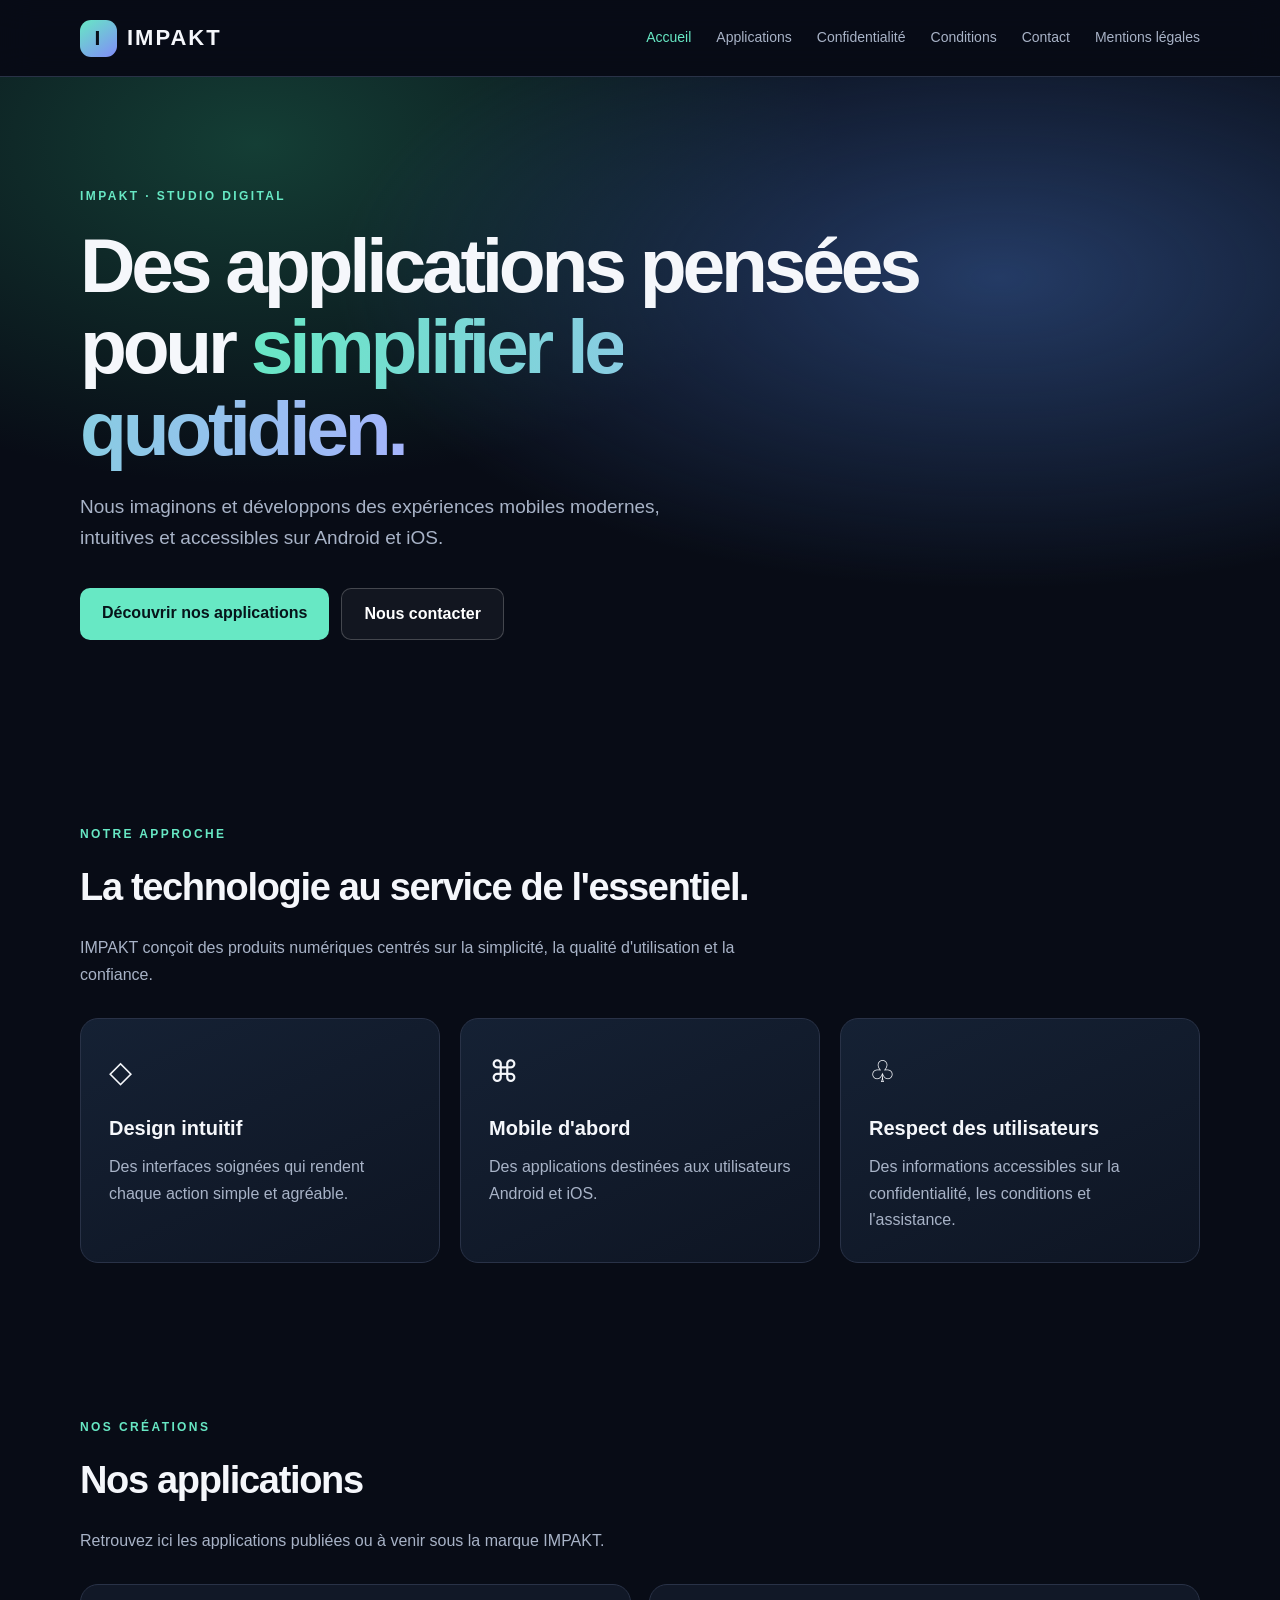
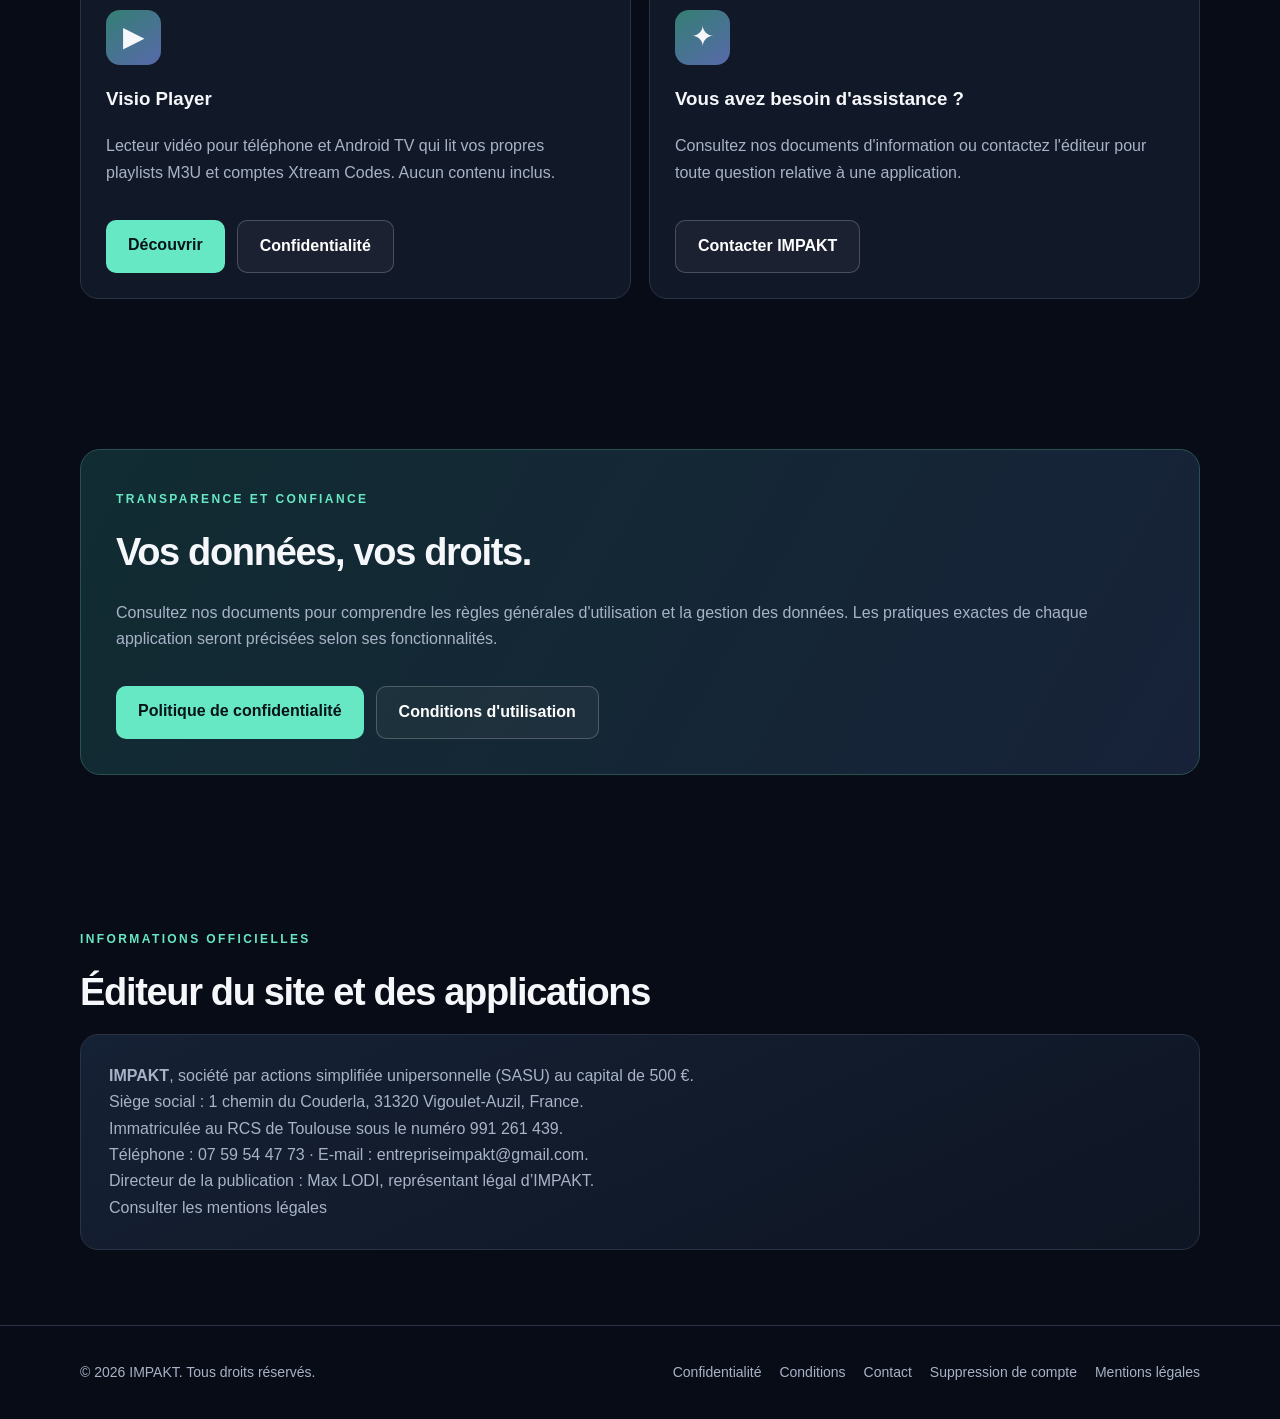
<file: index.html>
<!DOCTYPE html>
<html lang="fr"><head><meta charset="utf-8"/><meta content="width=device-width,initial-scale=1" name="viewport"/><meta content="IMPAKT développe et édite des applications mobiles pour Android et iOS. Découvrez nos applications et informations légales." name="description"/><title>IMPAKT — Studio d'applications mobiles</title><link href="style.css" rel="stylesheet"/></head><body>
<header class="nav"><div class="container nav-inner"><a class="brand" href="index.html"><span class="brand-mark">I</span>IMPAKT</a><nav aria-label="Navigation principale" class="links"><a class="active" href="index.html">Accueil</a><a href="index.html#applications">Applications</a><a href="confidentialite.html">Confidentialité</a><a href="conditions.html">Conditions</a><a href="contact.html">Contact</a><a href="mentions-legales.html">Mentions légales</a></nav></div></header>
<main><section class="hero"><div class="container"><div class="eyebrow">IMPAKT · Studio digital</div><h1>Des applications pensées pour <span class="gradient">simplifier le quotidien.</span></h1><p>Nous imaginons et développons des expériences mobiles modernes, intuitives et accessibles sur Android et iOS.</p><div class="buttons"><a class="btn" href="#applications">Découvrir nos applications</a><a class="btn secondary" href="contact.html">Nous contacter</a></div></div></section>
<section class="section"><div class="container"><span class="eyebrow">Notre approche</span><h2>La technologie au service de l'essentiel.</h2><p class="lead">IMPAKT conçoit des produits numériques centrés sur la simplicité, la qualité d'utilisation et la confiance.</p><div class="grid"><article class="card"><span class="symbol">◇</span><h3>Design intuitif</h3><p>Des interfaces soignées qui rendent chaque action simple et agréable.</p></article><article class="card"><span class="symbol">⌘</span><h3>Mobile d'abord</h3><p>Des applications destinées aux utilisateurs Android et iOS.</p></article><article class="card"><span class="symbol">♧</span><h3>Respect des utilisateurs</h3><p>Des informations accessibles sur la confidentialité, les conditions et l'assistance.</p></article></div></div></section>
<section class="section" id="applications"><div class="container"><span class="eyebrow">Nos créations</span><h2>Nos applications</h2><p class="lead">Retrouvez ici les applications publiées ou à venir sous la marque IMPAKT.</p><div class="app-list"><article class="app"><div class="icon-app">▶</div><h3>Visio Player</h3><p>Lecteur vidéo pour téléphone et Android TV qui lit vos propres playlists M3U et comptes Xtream Codes. Aucun contenu inclus.</p><div class="buttons"><a class="btn" href="visio-player.html">Découvrir</a><a class="btn secondary" href="visio-player-confidentialite.html">Confidentialité</a></div></article><article class="app"><div class="icon-app">✦</div><h3>Vous avez besoin d'assistance ?</h3><p>Consultez nos documents d'information ou contactez l'éditeur pour toute question relative à une application.</p><div class="buttons"><a class="btn secondary" href="contact.html">Contacter IMPAKT</a></div></article></div></div></section>
<section class="section"><div class="container"><div class="panel"><span class="eyebrow">Transparence et confiance</span><h2>Vos données, vos droits.</h2><p>Consultez nos documents pour comprendre les règles générales d'utilisation et la gestion des données. Les pratiques exactes de chaque application seront précisées selon ses fonctionnalités.</p><div class="buttons"><a class="btn" href="confidentialite.html">Politique de confidentialité</a><a class="btn secondary" href="conditions.html">Conditions d'utilisation</a></div></div></div></section><section class="section"><div class="container"><span class="eyebrow">Informations officielles</span><h2>Éditeur du site et des applications</h2><div class="card"><p><strong>IMPAKT</strong>, société par actions simplifiée unipersonnelle (SASU) au capital de 500 €.<br/>Siège social : 1 chemin du Couderla, 31320 Vigoulet-Auzil, France.<br/>Immatriculée au RCS de Toulouse sous le numéro 991 261 439.<br/>Téléphone : <a href="tel:+33759544773">07 59 54 47 73</a> · E-mail : <a href="mailto:entrepriseimpakt@gmail.com">entrepriseimpakt@gmail.com</a>.<br/>Directeur de la publication : Max LODI, représentant légal d’IMPAKT.</p><p><a href="mentions-legales.html">Consulter les mentions légales</a></p></div></div></section></main>
<footer class="footer"><div class="container footer-inner"><span>© <span id="year">2026</span> IMPAKT. Tous droits réservés.</span><div class="footer-links"><a href="confidentialite.html">Confidentialité</a><a href="conditions.html">Conditions</a><a href="contact.html">Contact</a><a href="suppression-compte.html">Suppression de compte</a><a href="mentions-legales.html">Mentions légales</a></div></div></footer><script>document.getElementById('year').textContent=new Date().getFullYear()</script></body></html>
</file>
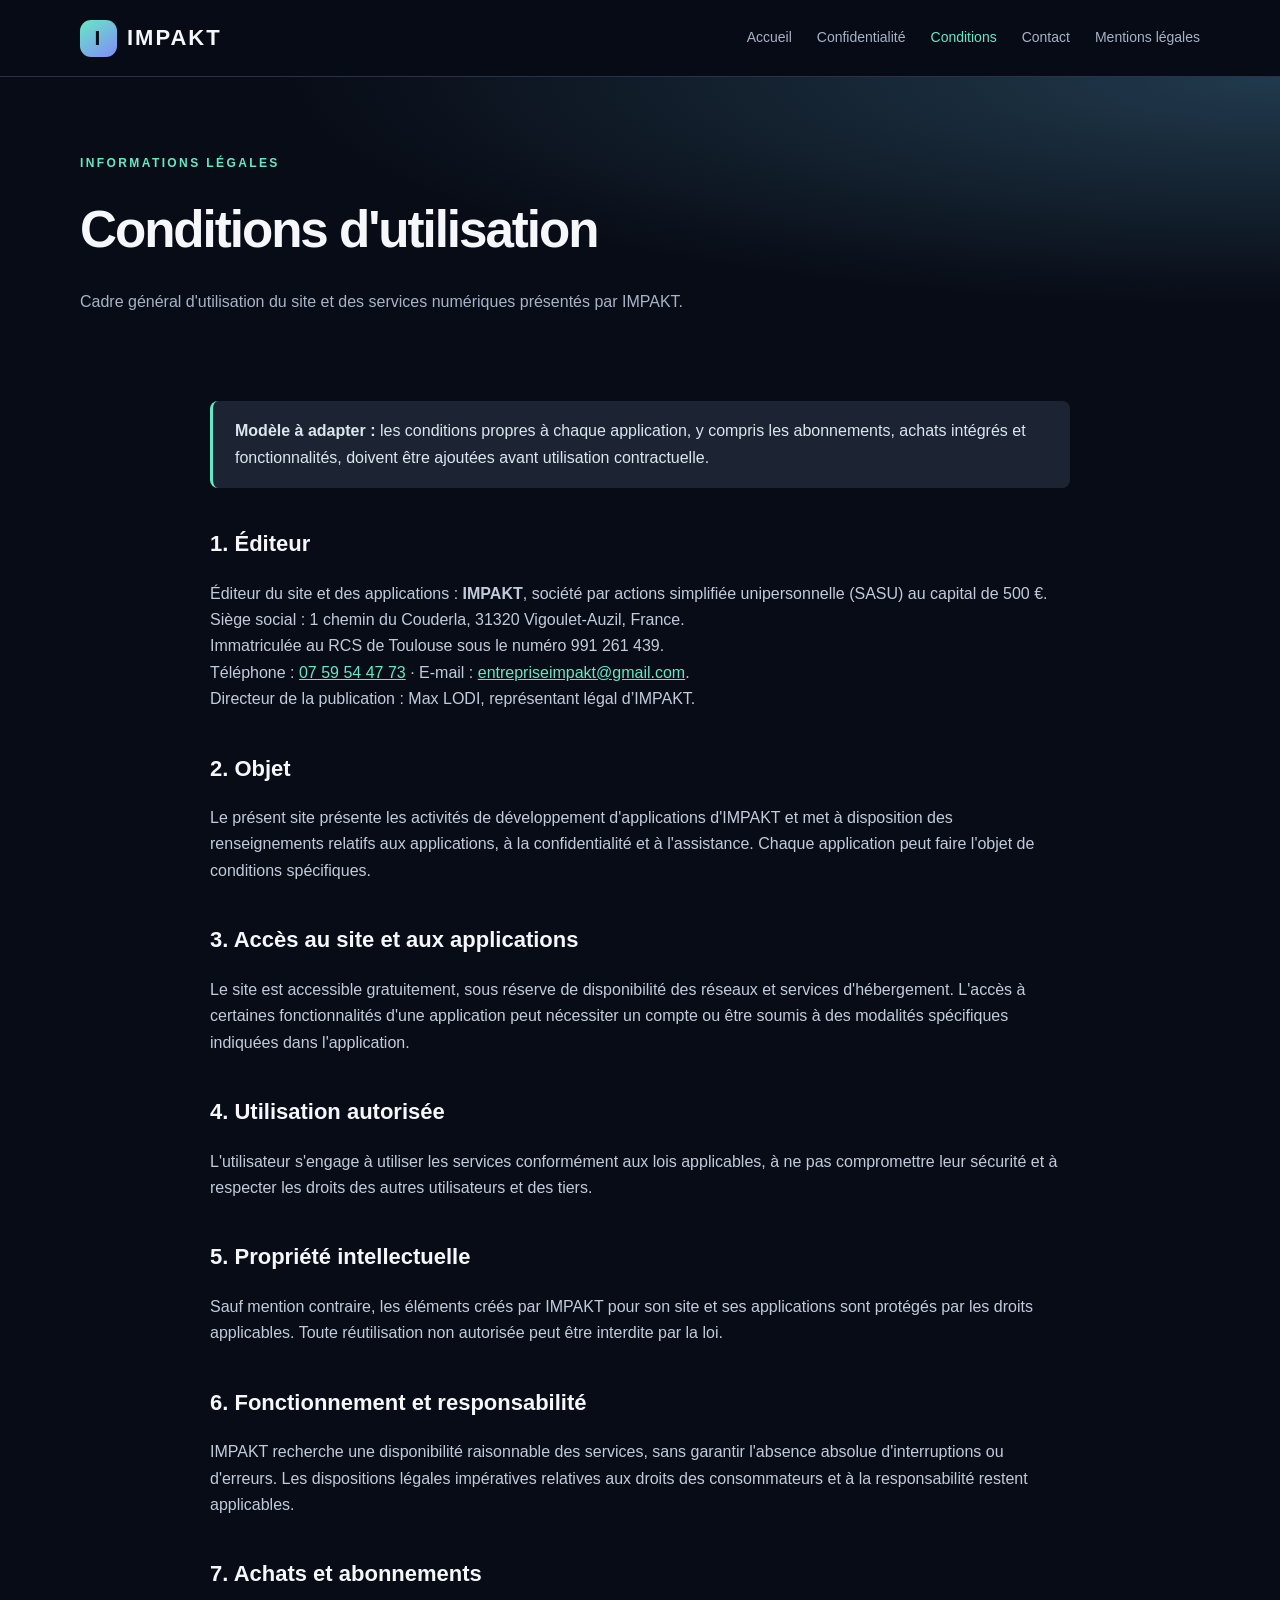
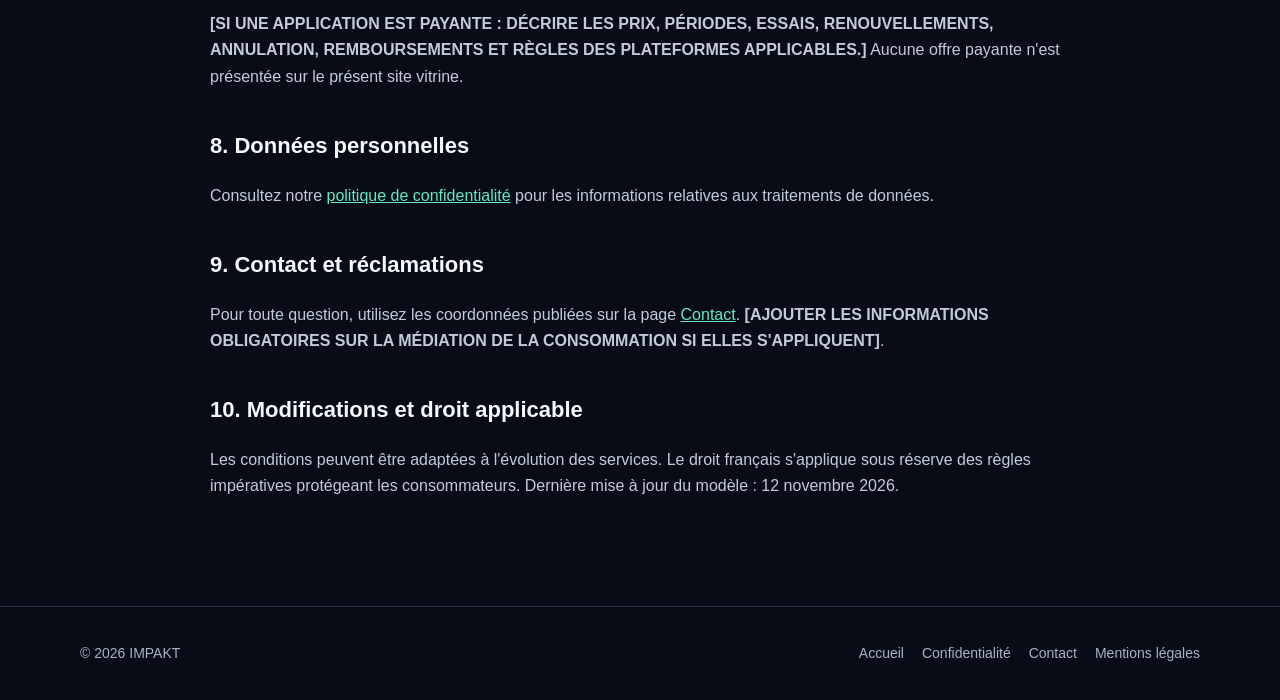
<file: conditions.html>
<!DOCTYPE html>
<html lang="fr"><head><meta charset="utf-8"/><meta content="width=device-width,initial-scale=1" name="viewport"/><title>Conditions d'utilisation — IMPAKT</title><link href="style.css" rel="stylesheet"/></head><body><header class="nav"><div class="container nav-inner"><a class="brand" href="index.html"><span class="brand-mark">I</span>IMPAKT</a><nav class="links"><a href="index.html">Accueil</a><a href="confidentialite.html">Confidentialité</a><a class="active" href="conditions.html">Conditions</a><a href="contact.html">Contact</a><a href="mentions-legales.html">Mentions légales</a></nav></div></header><main><section class="page-header"><div class="container"><span class="eyebrow">Informations légales</span><h1>Conditions d'utilisation</h1><p>Cadre général d'utilisation du site et des services numériques présentés par IMPAKT.</p></div></section><div class="container"><article class="article"><div class="notice"><strong>Modèle à adapter :</strong> les conditions propres à chaque application, y compris les abonnements, achats intégrés et fonctionnalités, doivent être ajoutées avant utilisation contractuelle.</div><h2>1. Éditeur</h2><p>Éditeur du site et des applications : <strong>IMPAKT</strong>, société par actions simplifiée unipersonnelle (SASU) au capital de 500 €.<br/>Siège social : 1 chemin du Couderla, 31320 Vigoulet-Auzil, France.<br/>Immatriculée au RCS de Toulouse sous le numéro 991 261 439.<br/>Téléphone : <a href="tel:+33759544773">07 59 54 47 73</a> · E-mail : <a href="mailto:entrepriseimpakt@gmail.com">entrepriseimpakt@gmail.com</a>.<br/>Directeur de la publication : Max LODI, représentant légal d’IMPAKT.</p><h2>2. Objet</h2><p>Le présent site présente les activités de développement d'applications d'IMPAKT et met à disposition des renseignements relatifs aux applications, à la confidentialité et à l'assistance. Chaque application peut faire l'objet de conditions spécifiques.</p><h2>3. Accès au site et aux applications</h2><p>Le site est accessible gratuitement, sous réserve de disponibilité des réseaux et services d'hébergement. L'accès à certaines fonctionnalités d'une application peut nécessiter un compte ou être soumis à des modalités spécifiques indiquées dans l'application.</p><h2>4. Utilisation autorisée</h2><p>L'utilisateur s'engage à utiliser les services conformément aux lois applicables, à ne pas compromettre leur sécurité et à respecter les droits des autres utilisateurs et des tiers.</p><h2>5. Propriété intellectuelle</h2><p>Sauf mention contraire, les éléments créés par IMPAKT pour son site et ses applications sont protégés par les droits applicables. Toute réutilisation non autorisée peut être interdite par la loi.</p><h2>6. Fonctionnement et responsabilité</h2><p>IMPAKT recherche une disponibilité raisonnable des services, sans garantir l'absence absolue d'interruptions ou d'erreurs. Les dispositions légales impératives relatives aux droits des consommateurs et à la responsabilité restent applicables.</p><h2>7. Achats et abonnements</h2><p><strong>[SI UNE APPLICATION EST PAYANTE : DÉCRIRE LES PRIX, PÉRIODES, ESSAIS, RENOUVELLEMENTS, ANNULATION, REMBOURSEMENTS ET RÈGLES DES PLATEFORMES APPLICABLES.]</strong> Aucune offre payante n'est présentée sur le présent site vitrine.</p><h2>8. Données personnelles</h2><p>Consultez notre <a href="confidentialite.html">politique de confidentialité</a> pour les informations relatives aux traitements de données.</p><h2>9. Contact et réclamations</h2><p>Pour toute question, utilisez les coordonnées publiées sur la page <a href="contact.html">Contact</a>. <strong>[AJOUTER LES INFORMATIONS OBLIGATOIRES SUR LA MÉDIATION DE LA CONSOMMATION SI ELLES S'APPLIQUENT]</strong>.</p><h2>10. Modifications et droit applicable</h2><p>Les conditions peuvent être adaptées à l'évolution des services. Le droit français s'applique sous réserve des règles impératives protégeant les consommateurs. Dernière mise à jour du modèle : 12 novembre 2026.</p></article></div></main><footer class="footer"><div class="container footer-inner">© 2026 IMPAKT<div class="footer-links"><a href="index.html">Accueil</a><a href="confidentialite.html">Confidentialité</a><a href="contact.html">Contact</a><a href="mentions-legales.html">Mentions légales</a></div></div></footer></body></html>
</file>
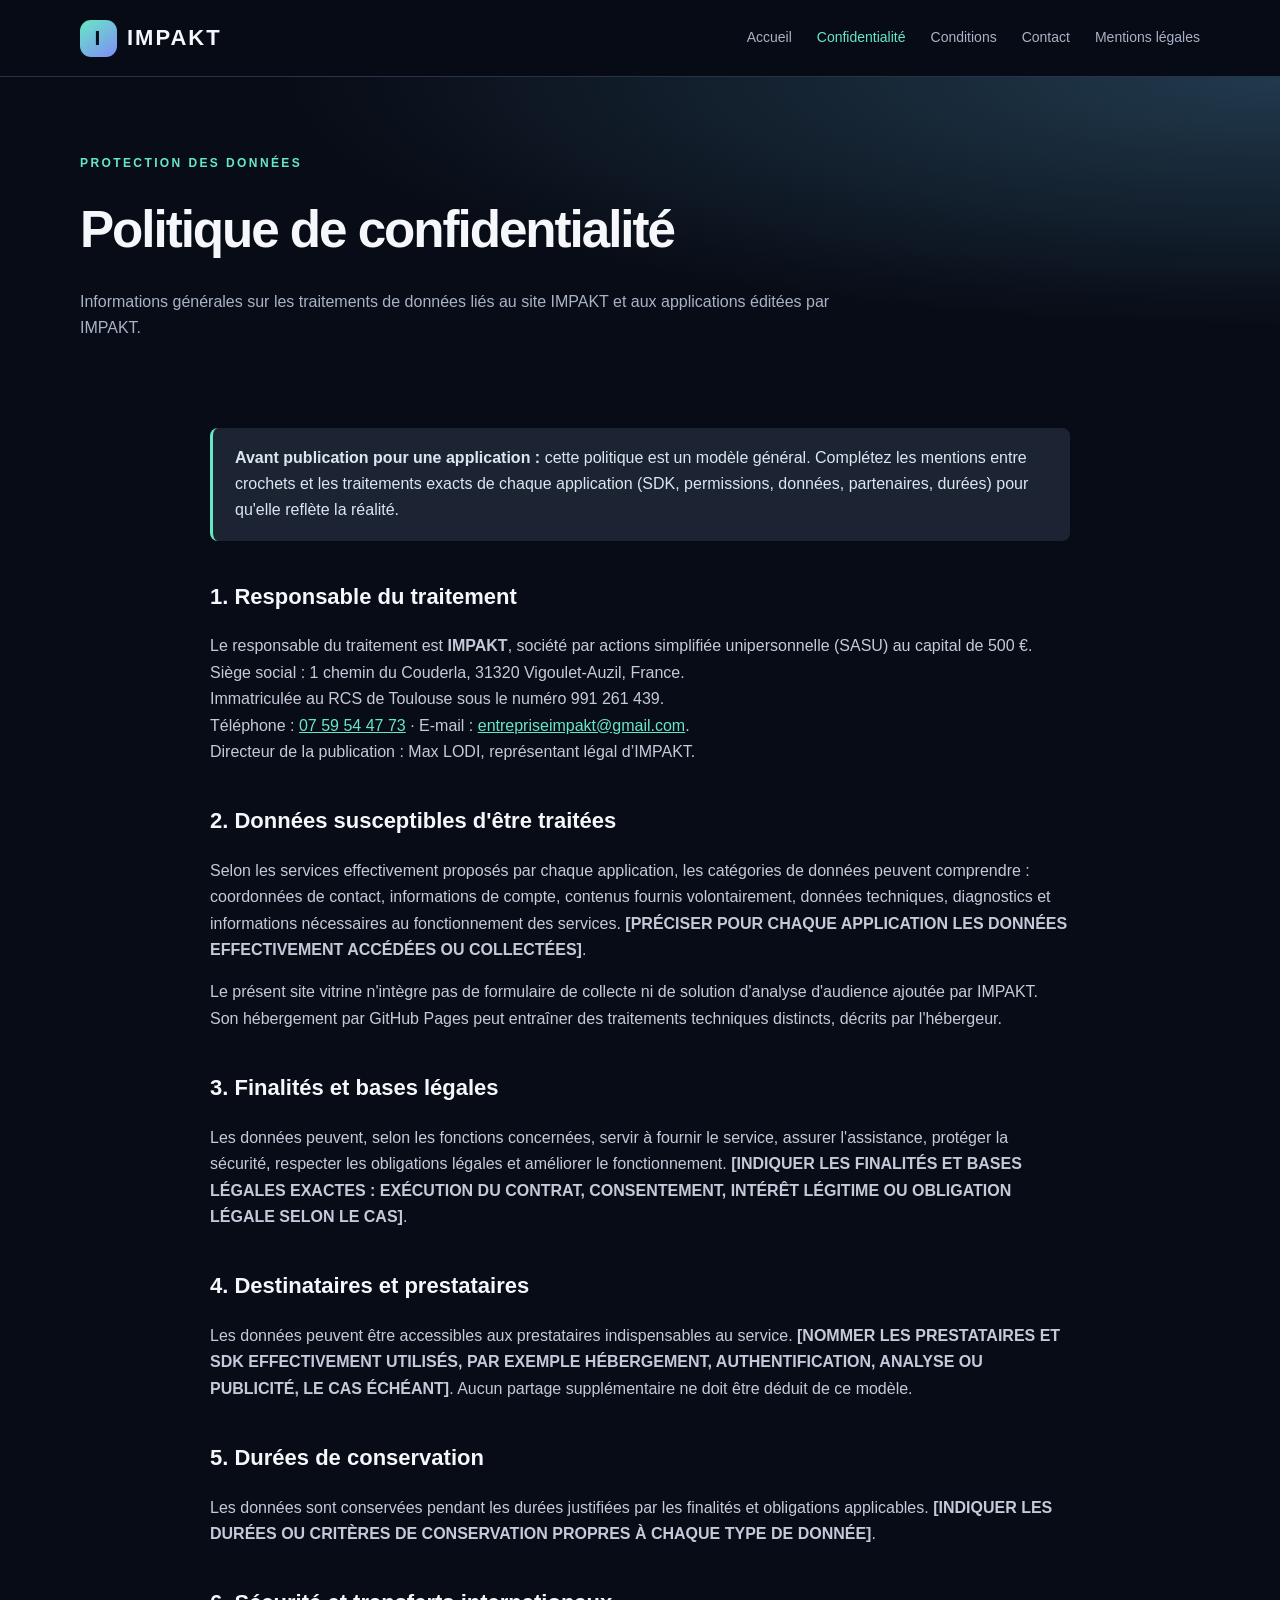
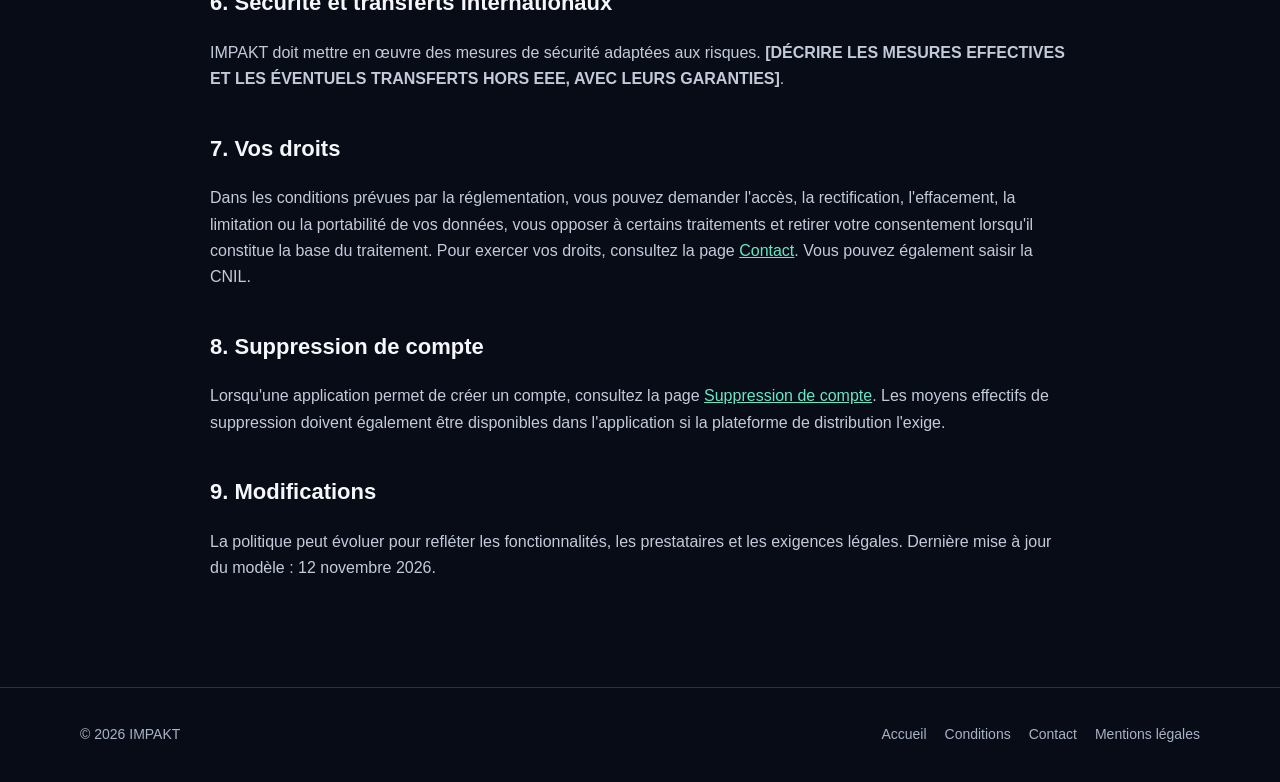
<file: confidentialite.html>
<!DOCTYPE html>
<html lang="fr"><head><meta charset="utf-8"/><meta content="width=device-width,initial-scale=1" name="viewport"/><title>Politique de confidentialité — IMPAKT</title><link href="style.css" rel="stylesheet"/></head><body><header class="nav"><div class="container nav-inner"><a class="brand" href="index.html"><span class="brand-mark">I</span>IMPAKT</a><nav class="links"><a href="index.html">Accueil</a><a class="active" href="confidentialite.html">Confidentialité</a><a href="conditions.html">Conditions</a><a href="contact.html">Contact</a><a href="mentions-legales.html">Mentions légales</a></nav></div></header><main><section class="page-header"><div class="container"><span class="eyebrow">Protection des données</span><h1>Politique de confidentialité</h1><p>Informations générales sur les traitements de données liés au site IMPAKT et aux applications éditées par IMPAKT.</p></div></section><div class="container"><article class="article"><div class="notice"><strong>Avant publication pour une application :</strong> cette politique est un modèle général. Complétez les mentions entre crochets et les traitements exacts de chaque application (SDK, permissions, données, partenaires, durées) pour qu'elle reflète la réalité.</div><h2>1. Responsable du traitement</h2><p>Le responsable du traitement est <strong>IMPAKT</strong>, société par actions simplifiée unipersonnelle (SASU) au capital de 500 €.<br/>Siège social : 1 chemin du Couderla, 31320 Vigoulet-Auzil, France.<br/>Immatriculée au RCS de Toulouse sous le numéro 991 261 439.<br/>Téléphone : <a href="tel:+33759544773">07 59 54 47 73</a> · E-mail : <a href="mailto:entrepriseimpakt@gmail.com">entrepriseimpakt@gmail.com</a>.<br/>Directeur de la publication : Max LODI, représentant légal d’IMPAKT.</p><h2>2. Données susceptibles d'être traitées</h2><p>Selon les services effectivement proposés par chaque application, les catégories de données peuvent comprendre : coordonnées de contact, informations de compte, contenus fournis volontairement, données techniques, diagnostics et informations nécessaires au fonctionnement des services. <strong>[PRÉCISER POUR CHAQUE APPLICATION LES DONNÉES EFFECTIVEMENT ACCÉDÉES OU COLLECTÉES]</strong>.</p><p>Le présent site vitrine n'intègre pas de formulaire de collecte ni de solution d'analyse d'audience ajoutée par IMPAKT. Son hébergement par GitHub Pages peut entraîner des traitements techniques distincts, décrits par l'hébergeur.</p><h2>3. Finalités et bases légales</h2><p>Les données peuvent, selon les fonctions concernées, servir à fournir le service, assurer l'assistance, protéger la sécurité, respecter les obligations légales et améliorer le fonctionnement. <strong>[INDIQUER LES FINALITÉS ET BASES LÉGALES EXACTES : EXÉCUTION DU CONTRAT, CONSENTEMENT, INTÉRÊT LÉGITIME OU OBLIGATION LÉGALE SELON LE CAS]</strong>.</p><h2>4. Destinataires et prestataires</h2><p>Les données peuvent être accessibles aux prestataires indispensables au service. <strong>[NOMMER LES PRESTATAIRES ET SDK EFFECTIVEMENT UTILISÉS, PAR EXEMPLE HÉBERGEMENT, AUTHENTIFICATION, ANALYSE OU PUBLICITÉ, LE CAS ÉCHÉANT]</strong>. Aucun partage supplémentaire ne doit être déduit de ce modèle.</p><h2>5. Durées de conservation</h2><p>Les données sont conservées pendant les durées justifiées par les finalités et obligations applicables. <strong>[INDIQUER LES DURÉES OU CRITÈRES DE CONSERVATION PROPRES À CHAQUE TYPE DE DONNÉE]</strong>.</p><h2>6. Sécurité et transferts internationaux</h2><p>IMPAKT doit mettre en œuvre des mesures de sécurité adaptées aux risques. <strong>[DÉCRIRE LES MESURES EFFECTIVES ET LES ÉVENTUELS TRANSFERTS HORS EEE, AVEC LEURS GARANTIES]</strong>.</p><h2>7. Vos droits</h2><p>Dans les conditions prévues par la réglementation, vous pouvez demander l'accès, la rectification, l'effacement, la limitation ou la portabilité de vos données, vous opposer à certains traitements et retirer votre consentement lorsqu'il constitue la base du traitement. Pour exercer vos droits, consultez la page <a href="contact.html">Contact</a>. Vous pouvez également saisir la CNIL.</p><h2>8. Suppression de compte</h2><p>Lorsqu'une application permet de créer un compte, consultez la page <a href="suppression-compte.html">Suppression de compte</a>. Les moyens effectifs de suppression doivent également être disponibles dans l'application si la plateforme de distribution l'exige.</p><h2>9. Modifications</h2><p>La politique peut évoluer pour refléter les fonctionnalités, les prestataires et les exigences légales. Dernière mise à jour du modèle : 12 novembre 2026.</p></article></div></main><footer class="footer"><div class="container footer-inner">© 2026 IMPAKT<div class="footer-links"><a href="index.html">Accueil</a><a href="conditions.html">Conditions</a><a href="contact.html">Contact</a><a href="mentions-legales.html">Mentions légales</a></div></div></footer></body></html>
</file>
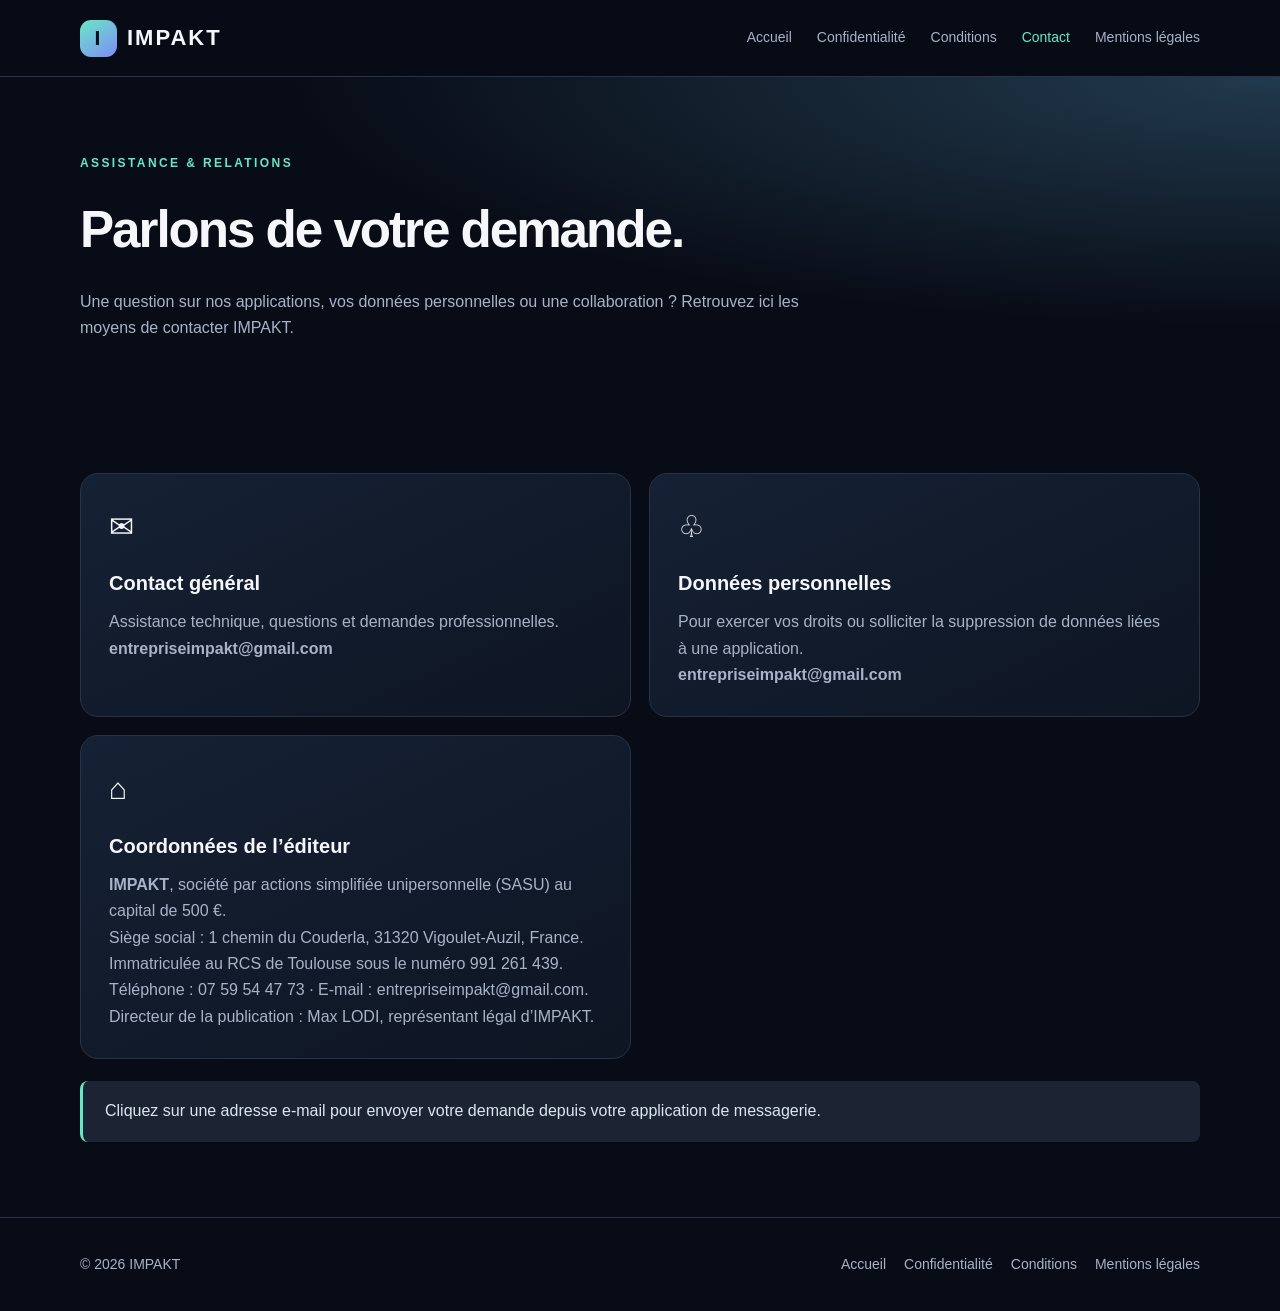
<file: contact.html>
<!DOCTYPE html>
<html lang="fr"><head><meta charset="utf-8"/><meta content="width=device-width,initial-scale=1" name="viewport"/><title>Contact et assistance — IMPAKT</title><link href="style.css" rel="stylesheet"/></head><body><header class="nav"><div class="container nav-inner"><a class="brand" href="index.html"><span class="brand-mark">I</span>IMPAKT</a><nav class="links"><a href="index.html">Accueil</a><a href="confidentialite.html">Confidentialité</a><a href="conditions.html">Conditions</a><a class="active" href="contact.html">Contact</a><a href="mentions-legales.html">Mentions légales</a></nav></div></header><main><section class="page-header"><div class="container"><span class="eyebrow">Assistance &amp; relations</span><h1>Parlons de votre demande.</h1><p>Une question sur nos applications, vos données personnelles ou une collaboration ? Retrouvez ici les moyens de contacter IMPAKT.</p></div></section><section class="section"><div class="container"><div class="contact-cards"><article class="card"><div class="symbol">✉</div><h3>Contact général</h3><p>Assistance technique, questions et demandes professionnelles.</p><p><strong><a href="mailto:entrepriseimpakt@gmail.com">entrepriseimpakt@gmail.com</a></strong></p></article><article class="card"><div class="symbol">♧</div><h3>Données personnelles</h3><p>Pour exercer vos droits ou solliciter la suppression de données liées à une application.</p><p><strong><a href="mailto:entrepriseimpakt@gmail.com">entrepriseimpakt@gmail.com</a></strong></p></article><article class="card"><div class="symbol">⌂</div><h3>Coordonnées de l’éditeur</h3><p><strong>IMPAKT</strong>, société par actions simplifiée unipersonnelle (SASU) au capital de 500 €.<br/>Siège social : 1 chemin du Couderla, 31320 Vigoulet-Auzil, France.<br/>Immatriculée au RCS de Toulouse sous le numéro 991 261 439.<br/>Téléphone : <a href="tel:+33759544773">07 59 54 47 73</a> · E-mail : <a href="mailto:entrepriseimpakt@gmail.com">entrepriseimpakt@gmail.com</a>.<br/>Directeur de la publication : Max LODI, représentant légal d’IMPAKT.</p></article></div><div class="notice" style="margin-top:22px">Cliquez sur une adresse e-mail pour envoyer votre demande depuis votre application de messagerie.</div></div></section></main><footer class="footer"><div class="container footer-inner">© 2026 IMPAKT<div class="footer-links"><a href="index.html">Accueil</a><a href="confidentialite.html">Confidentialité</a><a href="conditions.html">Conditions</a><a href="mentions-legales.html">Mentions légales</a></div></div></footer></body></html>
</file>
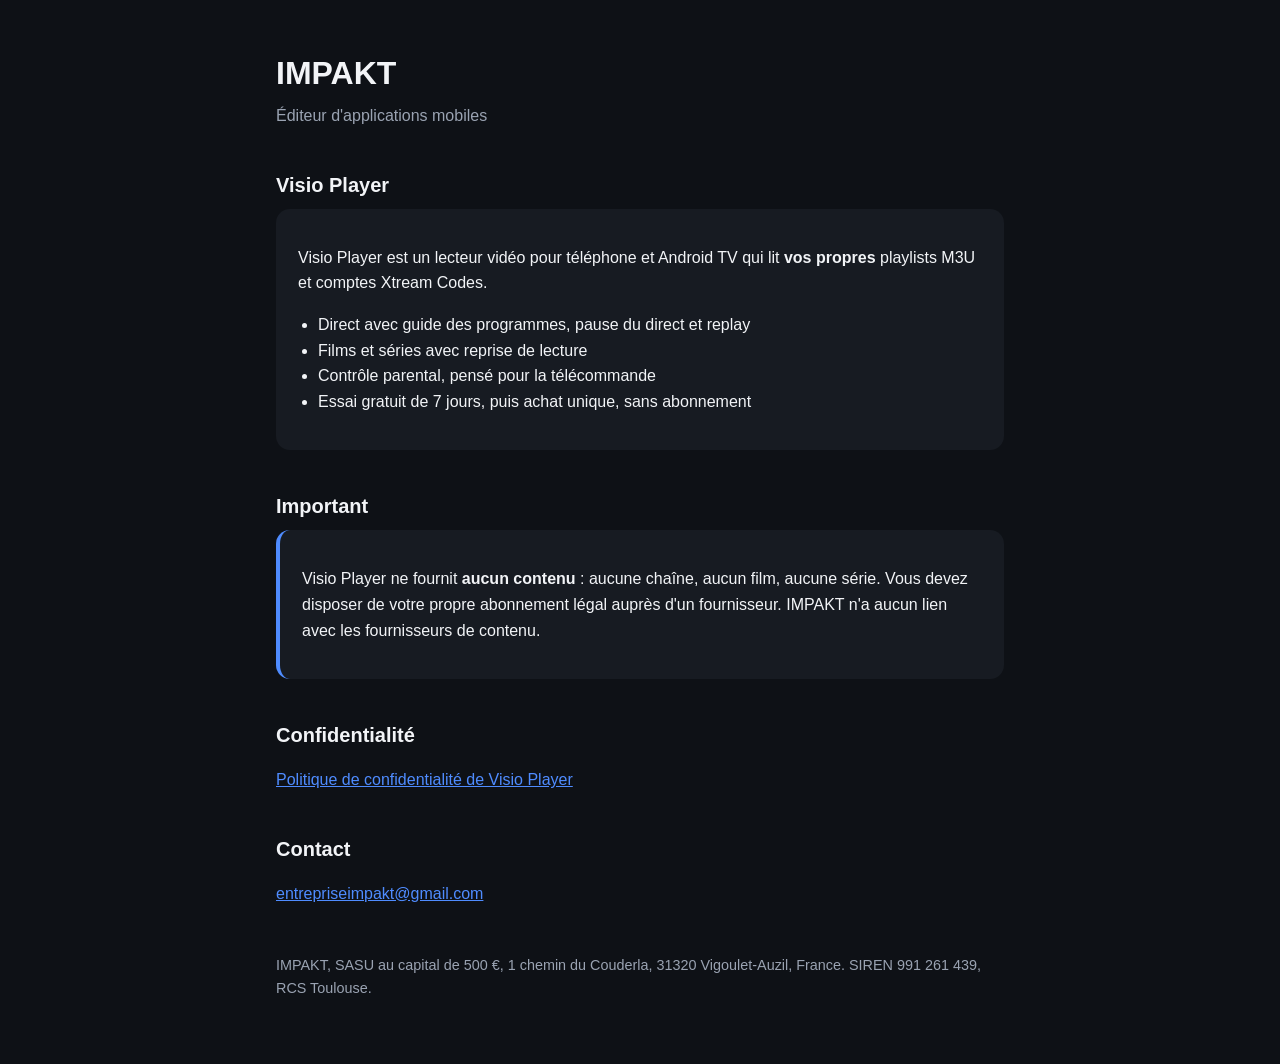
<file: index (1).html>
<!DOCTYPE html>
<html lang="fr">
<head>
<meta charset="utf-8">
<meta name="viewport" content="width=device-width, initial-scale=1">
<title>IMPAKT · Visio Player</title>
<meta name="description" content="IMPAKT, éditeur de l'application Visio Player, lecteur vidéo pour Android et Android TV.">
<style>
  :root { --bg:#0e1116; --card:#171b22; --text:#f2f4f7; --muted:#9aa3b2; --accent:#4f8cff; }
  * { box-sizing: border-box; }
  body { margin:0; background:var(--bg); color:var(--text);
         font-family:-apple-system, "Segoe UI", Roboto, sans-serif; line-height:1.6; }
  main { max-width:760px; margin:0 auto; padding:48px 16px 64px; }
  h1 { font-size:2rem; margin:0 0 4px; }
  h2 { font-size:1.25rem; margin:40px 0 8px; }
  .sub { color:var(--muted); margin:0 0 32px; }
  .card { background:var(--card); border-radius:14px; padding:20px 22px; }
  .warn { border-left:4px solid var(--accent); }
  a { color:var(--accent); }
  ul { padding-left:20px; }
  footer { color:var(--muted); font-size:.9rem; margin-top:48px; }
</style>
</head>
<body>
<main>
  <h1>IMPAKT</h1>
  <p class="sub">Éditeur d'applications mobiles</p>

  <h2>Visio Player</h2>
  <div class="card">
    <p>Visio Player est un lecteur vidéo pour téléphone et Android TV qui lit <strong>vos propres</strong> playlists M3U et comptes Xtream Codes.</p>
    <ul>
      <li>Direct avec guide des programmes, pause du direct et replay</li>
      <li>Films et séries avec reprise de lecture</li>
      <li>Contrôle parental, pensé pour la télécommande</li>
      <li>Essai gratuit de 7 jours, puis achat unique, sans abonnement</li>
    </ul>
  </div>

  <h2>Important</h2>
  <div class="card warn">
    <p>Visio Player ne fournit <strong>aucun contenu</strong> : aucune chaîne, aucun film, aucune série. Vous devez disposer de votre propre abonnement légal auprès d'un fournisseur. IMPAKT n'a aucun lien avec les fournisseurs de contenu.</p>
  </div>

  <h2>Confidentialité</h2>
  <p><a href="https://github.com/entrepriseimpakt-afk/visio-player-updates1/blob/main/politique-confidentialite.md">Politique de confidentialité de Visio Player</a></p>

  <h2>Contact</h2>
  <p><a href="mailto:entrepriseimpakt@gmail.com">entrepriseimpakt@gmail.com</a></p>

  <footer>
    IMPAKT, SASU au capital de 500 €, 1 chemin du Couderla, 31320 Vigoulet-Auzil, France. SIREN 991 261 439, RCS Toulouse.
  </footer>
</main>
</body>
</html>
</file>
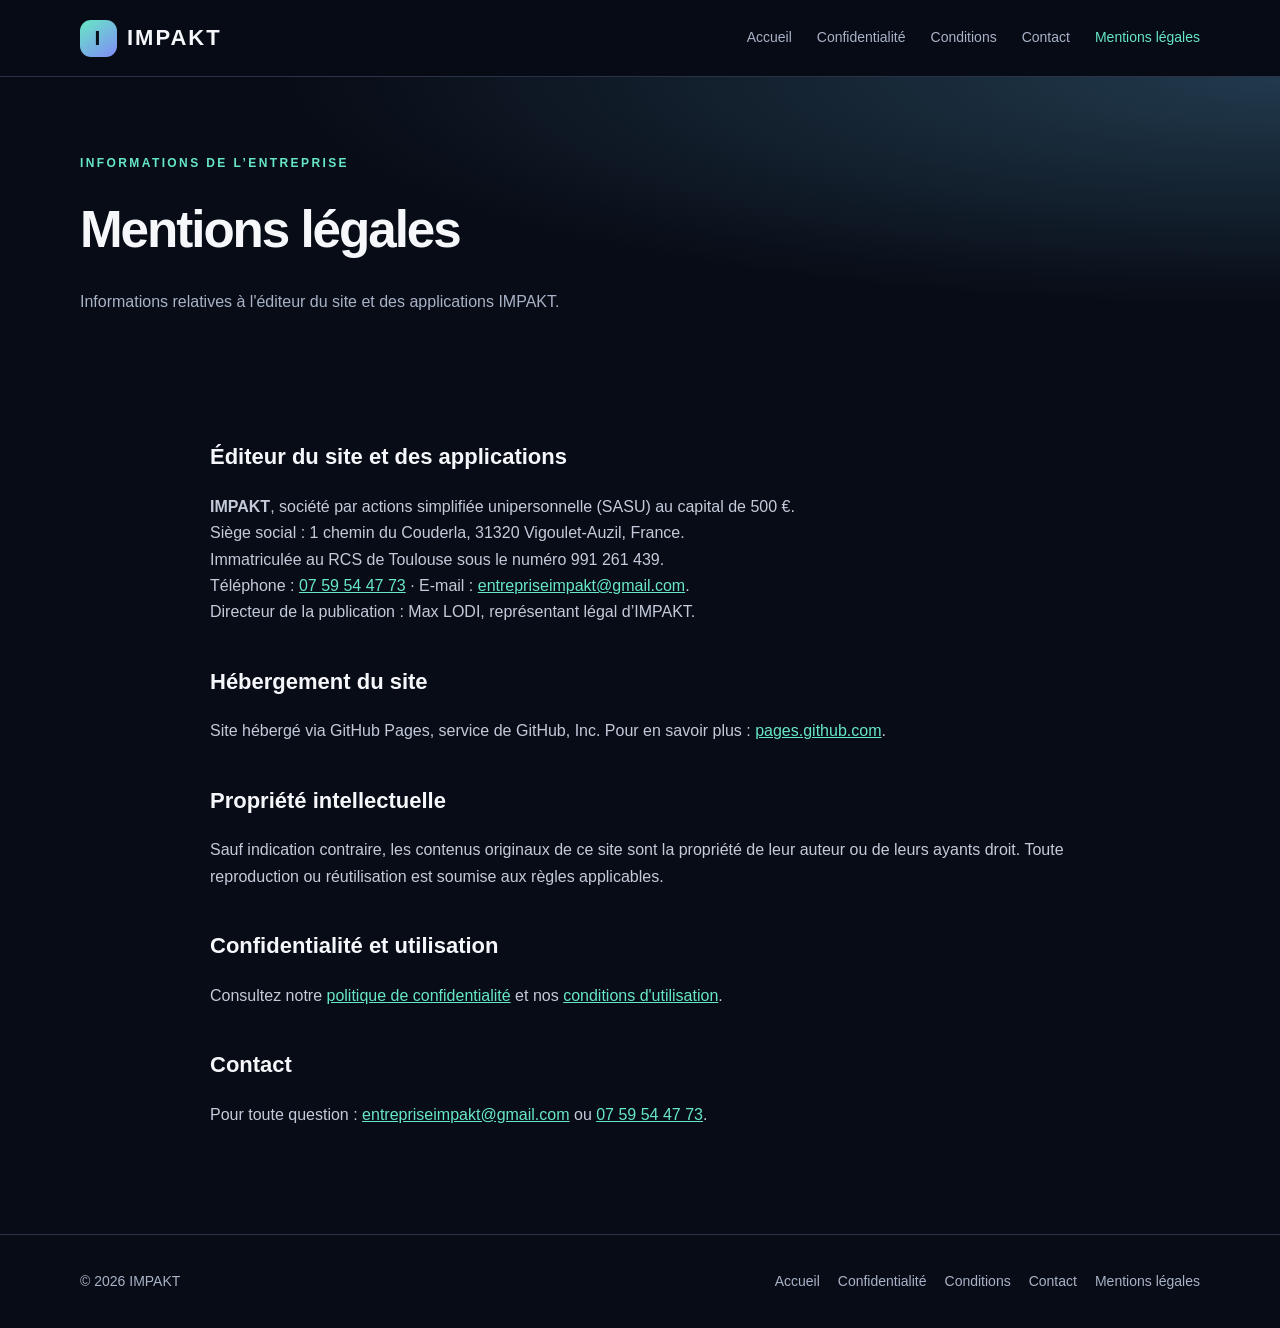
<file: mentions-legales.html>
<!doctype html><html lang="fr"><head><meta charset="utf-8"><meta name="viewport" content="width=device-width,initial-scale=1"><meta name="description" content="Mentions légales du site et des applications IMPAKT"><title>Mentions légales — IMPAKT</title><link rel="stylesheet" href="style.css"></head><body>
<header class="nav"><div class="container nav-inner"><a class="brand" href="index.html"><span class="brand-mark">I</span>IMPAKT</a><nav class="links" aria-label="Navigation principale"><a href="index.html">Accueil</a><a href="confidentialite.html">Confidentialité</a><a href="conditions.html">Conditions</a><a href="contact.html">Contact</a><a class="active" href="mentions-legales.html">Mentions légales</a></nav></div></header>
<main><section class="page-header"><div class="container"><span class="eyebrow">Informations de l’entreprise</span><h1>Mentions légales</h1><p>Informations relatives à l'éditeur du site et des applications IMPAKT.</p></div></section><div class="container"><article class="article"><h2>Éditeur du site et des applications</h2><p><strong>IMPAKT</strong>, société par actions simplifiée unipersonnelle (SASU) au capital de 500 €.<br>Siège social : 1 chemin du Couderla, 31320 Vigoulet-Auzil, France.<br>Immatriculée au RCS de Toulouse sous le numéro 991 261 439.<br>Téléphone : <a href="tel:+33759544773">07 59 54 47 73</a> · E-mail : <a href="mailto:entrepriseimpakt@gmail.com">entrepriseimpakt@gmail.com</a>.<br>Directeur de la publication : Max LODI, représentant légal d’IMPAKT.</p><h2>Hébergement du site</h2><p>Site hébergé via GitHub Pages, service de GitHub, Inc. Pour en savoir plus : <a href="https://pages.github.com/">pages.github.com</a>.</p><h2>Propriété intellectuelle</h2><p>Sauf indication contraire, les contenus originaux de ce site sont la propriété de leur auteur ou de leurs ayants droit. Toute reproduction ou réutilisation est soumise aux règles applicables.</p><h2>Confidentialité et utilisation</h2><p>Consultez notre <a href="confidentialite.html">politique de confidentialité</a> et nos <a href="conditions.html">conditions d'utilisation</a>.</p><h2>Contact</h2><p>Pour toute question : <a href="mailto:entrepriseimpakt@gmail.com">entrepriseimpakt@gmail.com</a> ou <a href="tel:+33759544773">07 59 54 47 73</a>.</p></article></div></main>
<footer class="footer"><div class="container footer-inner">© 2026 IMPAKT<div class="footer-links"><a href="index.html">Accueil</a><a href="confidentialite.html">Confidentialité</a><a href="conditions.html">Conditions</a><a href="contact.html">Contact</a><a href="mentions-legales.html">Mentions légales</a></div></div></footer></body></html>
</file>
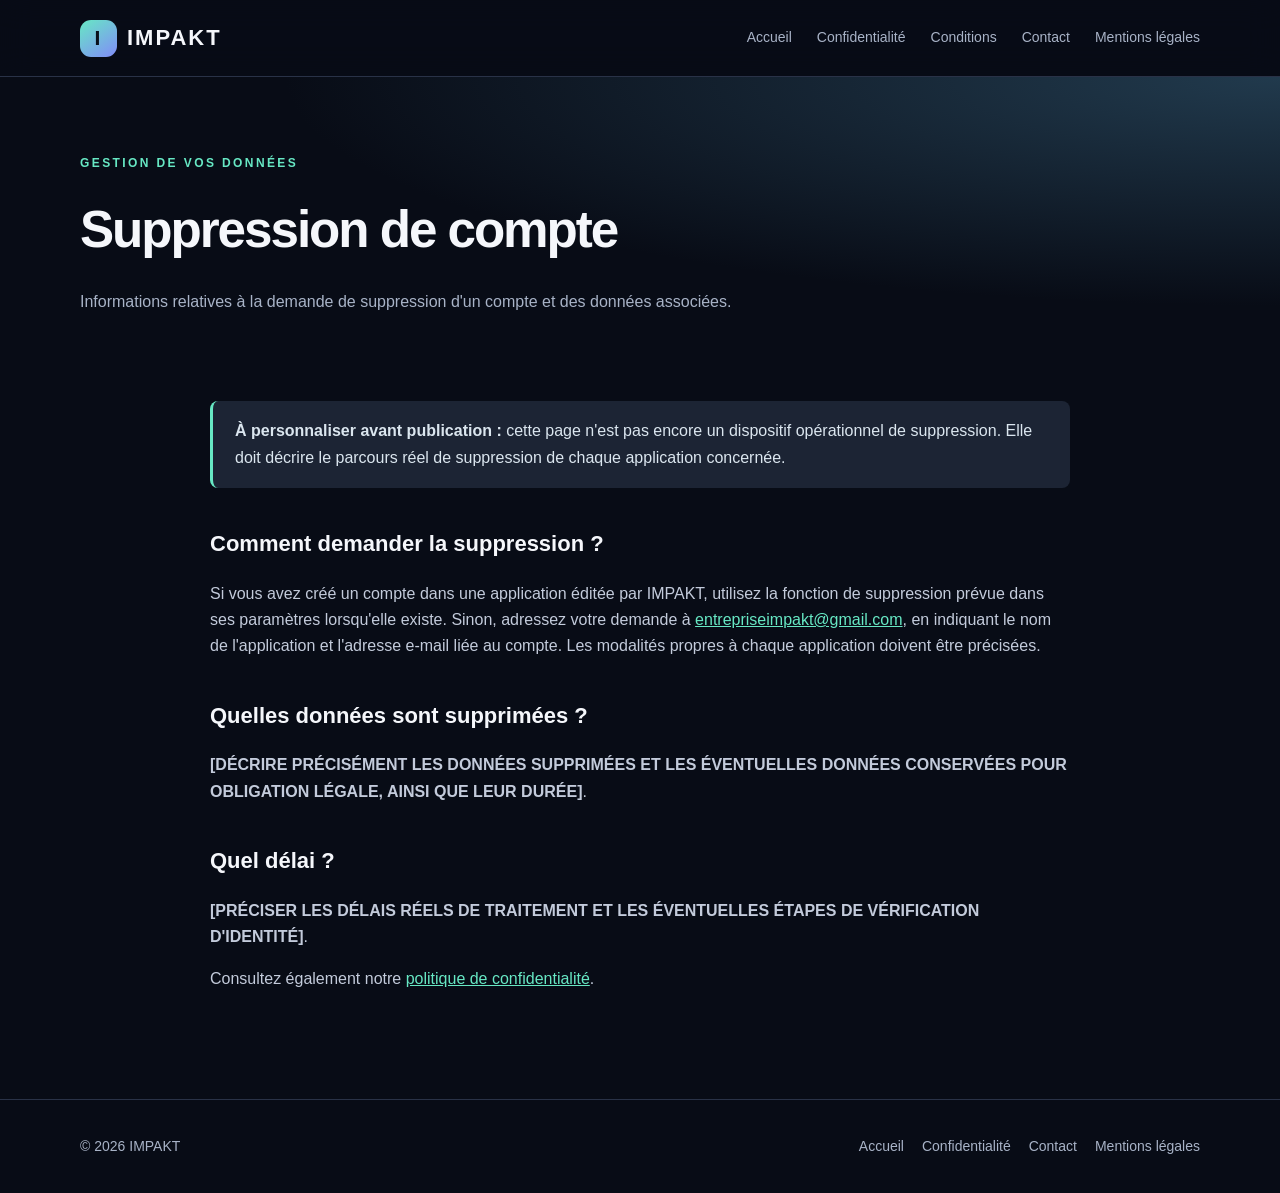
<file: suppression-compte.html>
<!DOCTYPE html>
<html lang="fr"><head><meta charset="utf-8"/><meta content="width=device-width,initial-scale=1" name="viewport"/><title>Suppression de compte — IMPAKT</title><link href="style.css" rel="stylesheet"/></head><body><header class="nav"><div class="container nav-inner"><a class="brand" href="index.html"><span class="brand-mark">I</span>IMPAKT</a><nav class="links"><a href="index.html">Accueil</a><a href="confidentialite.html">Confidentialité</a><a href="conditions.html">Conditions</a><a href="contact.html">Contact</a><a href="mentions-legales.html">Mentions légales</a></nav></div></header><main><section class="page-header"><div class="container"><span class="eyebrow">Gestion de vos données</span><h1>Suppression de compte</h1><p>Informations relatives à la demande de suppression d'un compte et des données associées.</p></div></section><div class="container"><article class="article"><div class="notice"><strong>À personnaliser avant publication :</strong> cette page n'est pas encore un dispositif opérationnel de suppression. Elle doit décrire le parcours réel de suppression de chaque application concernée.</div><h2>Comment demander la suppression ?</h2><p>Si vous avez créé un compte dans une application éditée par IMPAKT, utilisez la fonction de suppression prévue dans ses paramètres lorsqu'elle existe. Sinon, adressez votre demande à <a href="mailto:entrepriseimpakt@gmail.com?subject=Demande%20de%20suppression%20de%20compte">entrepriseimpakt@gmail.com</a>, en indiquant le nom de l'application et l'adresse e-mail liée au compte. Les modalités propres à chaque application doivent être précisées.</p><h2>Quelles données sont supprimées ?</h2><p><strong>[DÉCRIRE PRÉCISÉMENT LES DONNÉES SUPPRIMÉES ET LES ÉVENTUELLES DONNÉES CONSERVÉES POUR OBLIGATION LÉGALE, AINSI QUE LEUR DURÉE]</strong>.</p><h2>Quel délai ?</h2><p><strong>[PRÉCISER LES DÉLAIS RÉELS DE TRAITEMENT ET LES ÉVENTUELLES ÉTAPES DE VÉRIFICATION D'IDENTITÉ]</strong>.</p><p>Consultez également notre <a href="confidentialite.html">politique de confidentialité</a>.</p></article></div></main><footer class="footer"><div class="container footer-inner">© 2026 IMPAKT<div class="footer-links"><a href="index.html">Accueil</a><a href="confidentialite.html">Confidentialité</a><a href="contact.html">Contact</a><a href="mentions-legales.html">Mentions légales</a></div></div></footer></body></html>
</file>
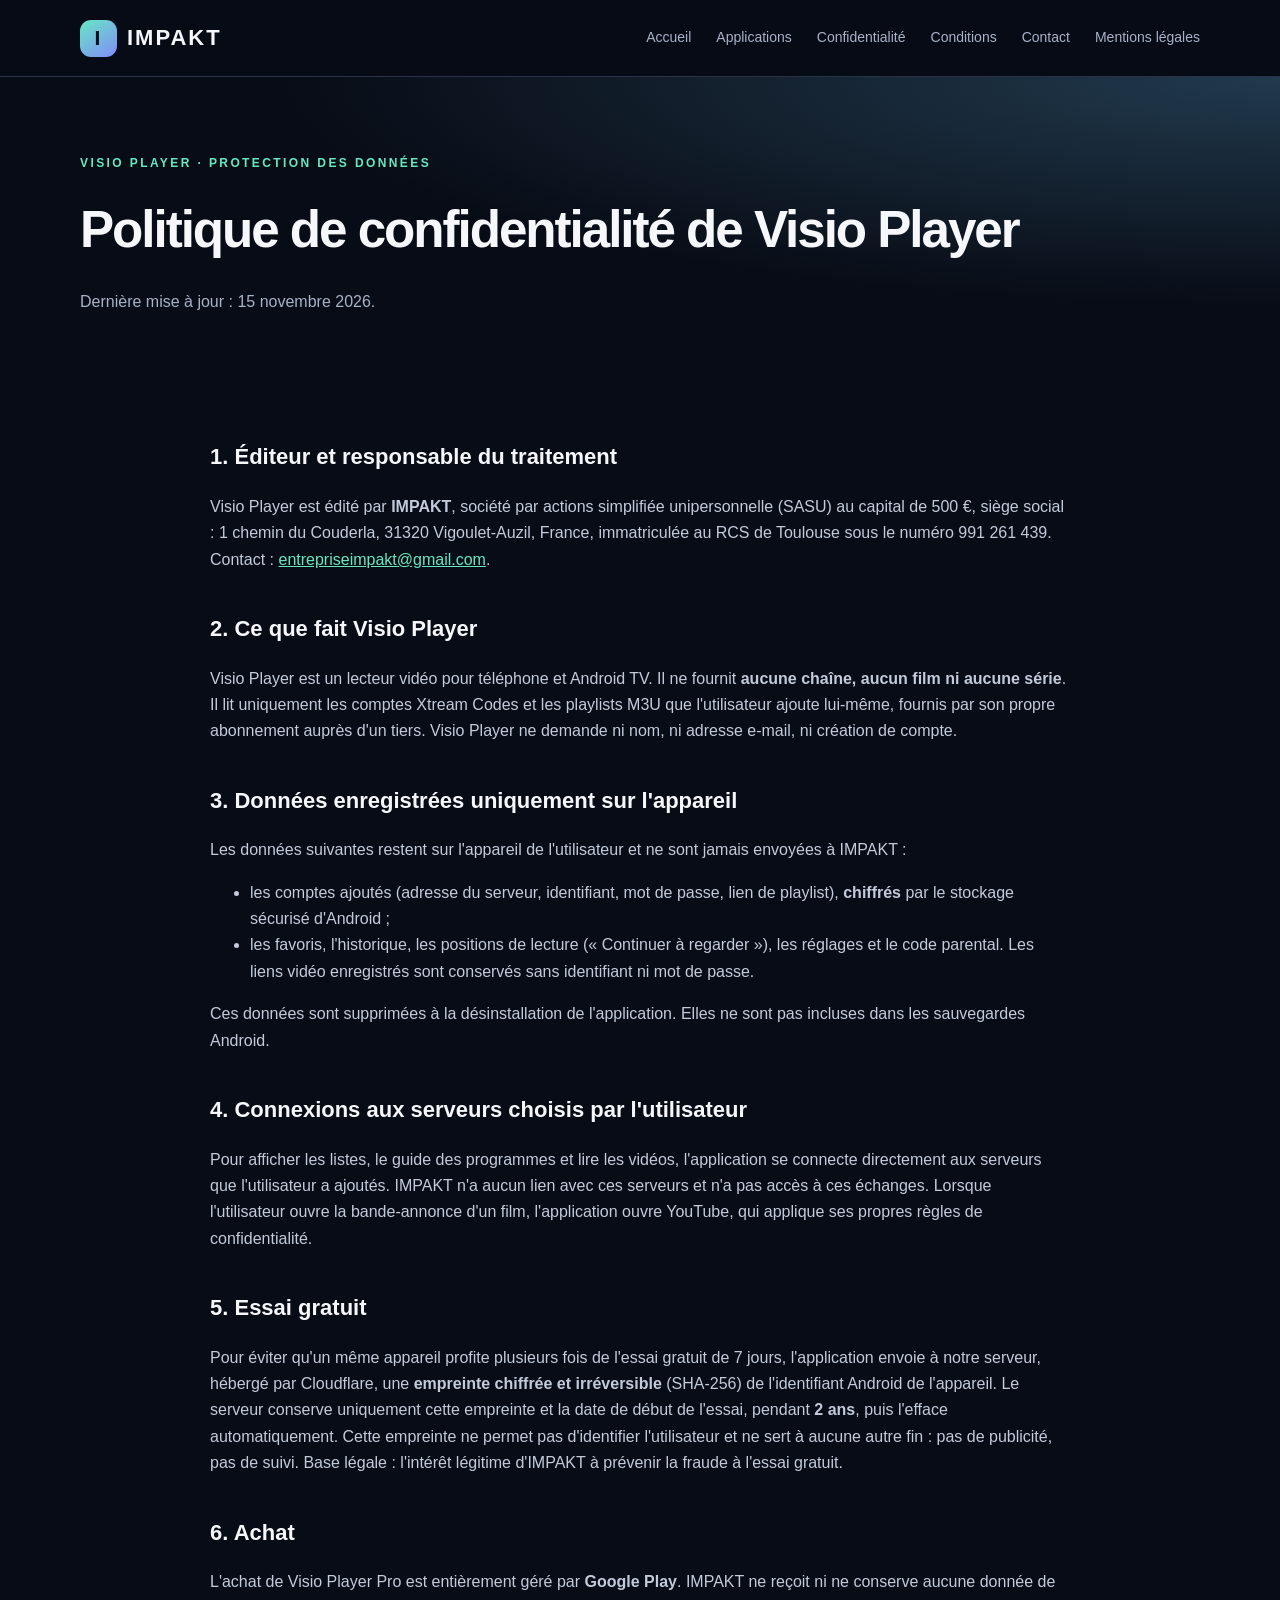
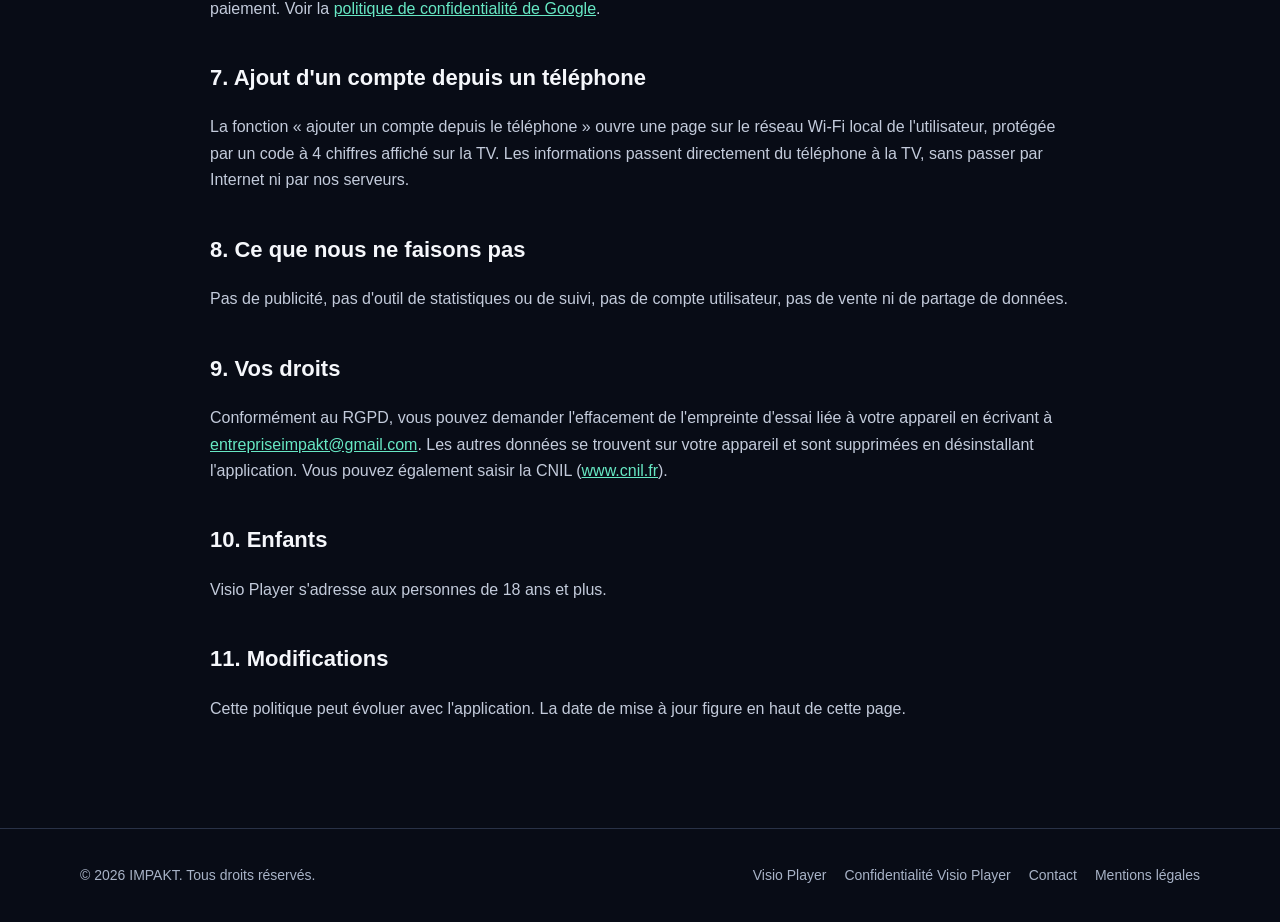
<file: visio-player-confidentialite.html>
<!DOCTYPE html>
<html lang="fr"><head><meta charset="utf-8"/><meta content="width=device-width,initial-scale=1" name="viewport"/><meta content="Politique de confidentialité de l'application Visio Player, éditée par IMPAKT." name="description"/><title>Visio Player — Politique de confidentialité</title><link href="style.css" rel="stylesheet"/></head><body>
<header class="nav"><div class="container nav-inner"><a class="brand" href="index.html"><span class="brand-mark">I</span>IMPAKT</a><nav aria-label="Navigation principale" class="links"><a href="index.html">Accueil</a><a href="index.html#applications">Applications</a><a href="confidentialite.html">Confidentialité</a><a href="conditions.html">Conditions</a><a href="contact.html">Contact</a><a href="mentions-legales.html">Mentions légales</a></nav></div></header>
<main><section class="page-header"><div class="container"><span class="eyebrow">Visio Player · Protection des données</span><h1>Politique de confidentialité de Visio Player</h1><p>Dernière mise à jour : 15 novembre 2026.</p></div></section>
<div class="container"><article class="article">
<h2>1. Éditeur et responsable du traitement</h2>
<p>Visio Player est édité par <strong>IMPAKT</strong>, société par actions simplifiée unipersonnelle (SASU) au capital de 500 €, siège social : 1 chemin du Couderla, 31320 Vigoulet-Auzil, France, immatriculée au RCS de Toulouse sous le numéro 991 261 439. Contact : <a href="mailto:entrepriseimpakt@gmail.com">entrepriseimpakt@gmail.com</a>.</p>
<h2>2. Ce que fait Visio Player</h2>
<p>Visio Player est un lecteur vidéo pour téléphone et Android TV. Il ne fournit <strong>aucune chaîne, aucun film ni aucune série</strong>. Il lit uniquement les comptes Xtream Codes et les playlists M3U que l'utilisateur ajoute lui-même, fournis par son propre abonnement auprès d'un tiers. Visio Player ne demande ni nom, ni adresse e-mail, ni création de compte.</p>
<h2>3. Données enregistrées uniquement sur l'appareil</h2>
<p>Les données suivantes restent sur l'appareil de l'utilisateur et ne sont jamais envoyées à IMPAKT :</p>
<ul>
<li>les comptes ajoutés (adresse du serveur, identifiant, mot de passe, lien de playlist), <strong>chiffrés</strong> par le stockage sécurisé d'Android ;</li>
<li>les favoris, l'historique, les positions de lecture (« Continuer à regarder »), les réglages et le code parental. Les liens vidéo enregistrés sont conservés sans identifiant ni mot de passe.</li>
</ul>
<p>Ces données sont supprimées à la désinstallation de l'application. Elles ne sont pas incluses dans les sauvegardes Android.</p>
<h2>4. Connexions aux serveurs choisis par l'utilisateur</h2>
<p>Pour afficher les listes, le guide des programmes et lire les vidéos, l'application se connecte directement aux serveurs que l'utilisateur a ajoutés. IMPAKT n'a aucun lien avec ces serveurs et n'a pas accès à ces échanges. Lorsque l'utilisateur ouvre la bande-annonce d'un film, l'application ouvre YouTube, qui applique ses propres règles de confidentialité.</p>
<h2>5. Essai gratuit</h2>
<p>Pour éviter qu'un même appareil profite plusieurs fois de l'essai gratuit de 7 jours, l'application envoie à notre serveur, hébergé par Cloudflare, une <strong>empreinte chiffrée et irréversible</strong> (SHA-256) de l'identifiant Android de l'appareil. Le serveur conserve uniquement cette empreinte et la date de début de l'essai, pendant <strong>2 ans</strong>, puis l'efface automatiquement. Cette empreinte ne permet pas d'identifier l'utilisateur et ne sert à aucune autre fin : pas de publicité, pas de suivi. Base légale : l'intérêt légitime d'IMPAKT à prévenir la fraude à l'essai gratuit.</p>
<h2>6. Achat</h2>
<p>L'achat de Visio Player Pro est entièrement géré par <strong>Google Play</strong>. IMPAKT ne reçoit ni ne conserve aucune donnée de paiement. Voir la <a href="https://policies.google.com/privacy">politique de confidentialité de Google</a>.</p>
<h2>7. Ajout d'un compte depuis un téléphone</h2>
<p>La fonction « ajouter un compte depuis le téléphone » ouvre une page sur le réseau Wi-Fi local de l'utilisateur, protégée par un code à 4 chiffres affiché sur la TV. Les informations passent directement du téléphone à la TV, sans passer par Internet ni par nos serveurs.</p>
<h2>8. Ce que nous ne faisons pas</h2>
<p>Pas de publicité, pas d'outil de statistiques ou de suivi, pas de compte utilisateur, pas de vente ni de partage de données.</p>
<h2>9. Vos droits</h2>
<p>Conformément au RGPD, vous pouvez demander l'effacement de l'empreinte d'essai liée à votre appareil en écrivant à <a href="mailto:entrepriseimpakt@gmail.com">entrepriseimpakt@gmail.com</a>. Les autres données se trouvent sur votre appareil et sont supprimées en désinstallant l'application. Vous pouvez également saisir la CNIL (<a href="https://www.cnil.fr">www.cnil.fr</a>).</p>
<h2>10. Enfants</h2>
<p>Visio Player s'adresse aux personnes de 18 ans et plus.</p>
<h2>11. Modifications</h2>
<p>Cette politique peut évoluer avec l'application. La date de mise à jour figure en haut de cette page.</p>
</article></div></main>
<footer class="footer"><div class="container footer-inner"><span>© 2026 IMPAKT. Tous droits réservés.</span><div class="footer-links"><a href="visio-player.html">Visio Player</a><a href="visio-player-confidentialite.html">Confidentialité Visio Player</a><a href="contact.html">Contact</a><a href="mentions-legales.html">Mentions légales</a></div></div></footer>
</body></html>
</file>
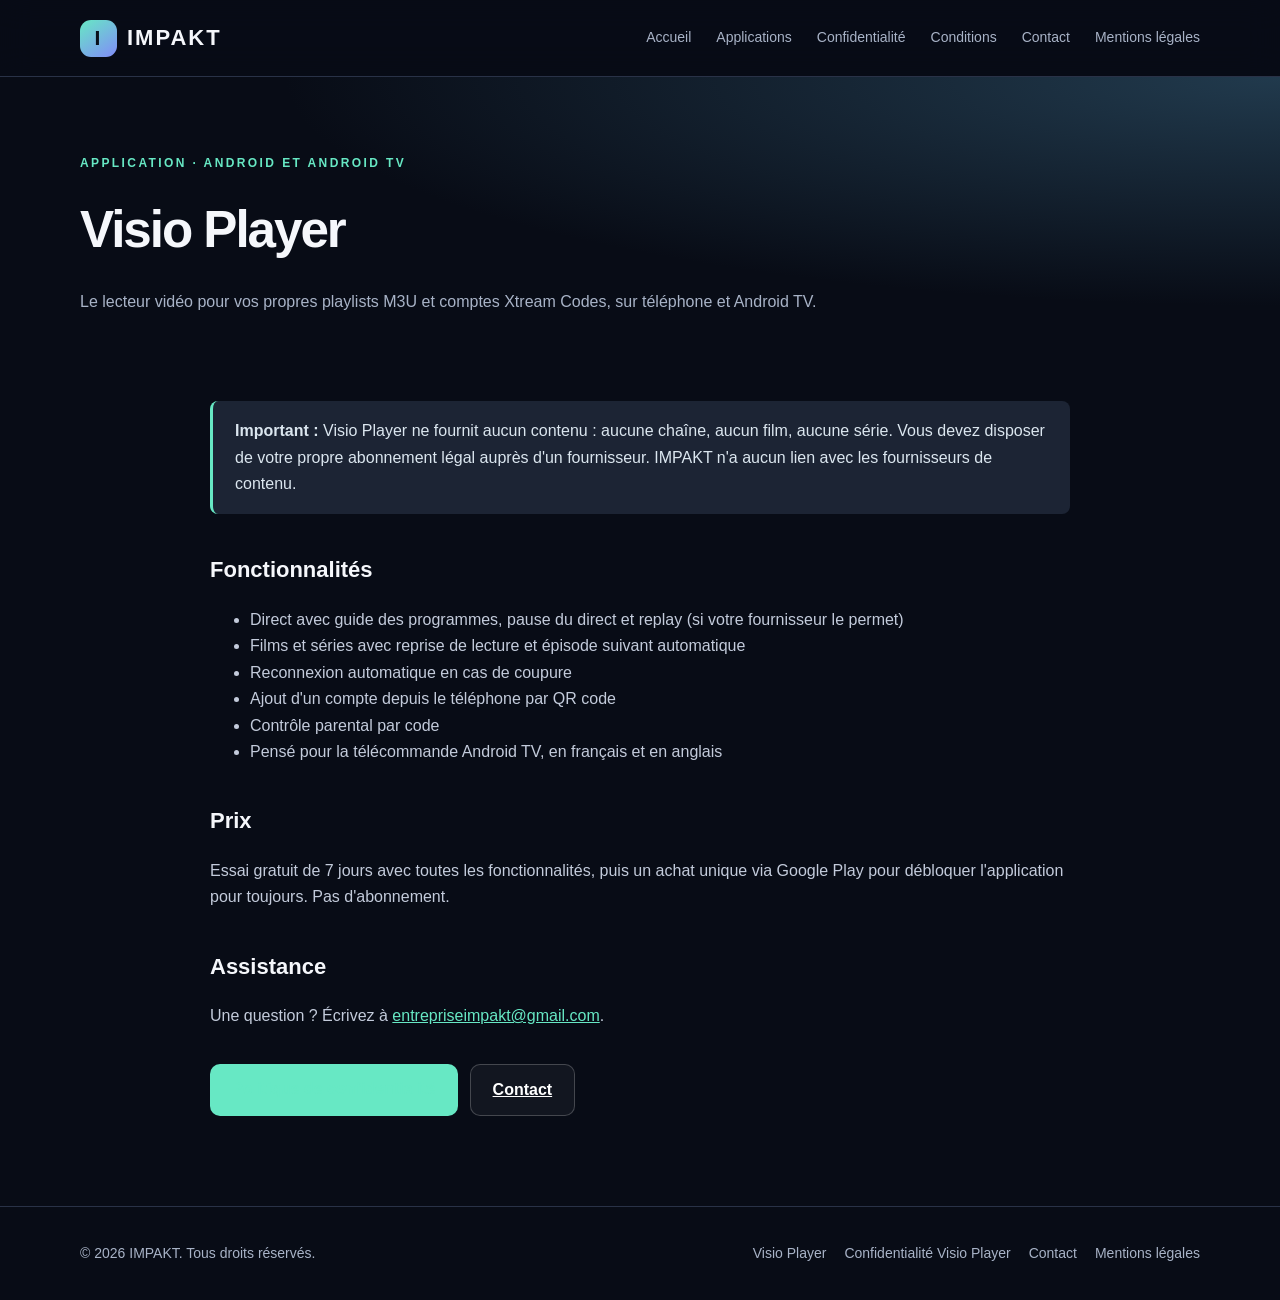
<file: visio-player.html>
<!DOCTYPE html>
<html lang="fr"><head><meta charset="utf-8"/><meta content="width=device-width,initial-scale=1" name="viewport"/><meta content="Visio Player, lecteur vidéo pour téléphone et Android TV qui lit vos propres playlists M3U et comptes Xtream Codes." name="description"/><title>Visio Player — IMPAKT</title><link href="style.css" rel="stylesheet"/></head><body>
<header class="nav"><div class="container nav-inner"><a class="brand" href="index.html"><span class="brand-mark">I</span>IMPAKT</a><nav aria-label="Navigation principale" class="links"><a href="index.html">Accueil</a><a href="index.html#applications">Applications</a><a href="confidentialite.html">Confidentialité</a><a href="conditions.html">Conditions</a><a href="contact.html">Contact</a><a href="mentions-legales.html">Mentions légales</a></nav></div></header>
<main><section class="page-header"><div class="container"><span class="eyebrow">Application · Android et Android TV</span><h1>Visio Player</h1><p>Le lecteur vidéo pour vos propres playlists M3U et comptes Xtream Codes, sur téléphone et Android TV.</p></div></section>
<div class="container"><article class="article">
<div class="notice"><strong>Important :</strong> Visio Player ne fournit aucun contenu : aucune chaîne, aucun film, aucune série. Vous devez disposer de votre propre abonnement légal auprès d'un fournisseur. IMPAKT n'a aucun lien avec les fournisseurs de contenu.</div>
<h2>Fonctionnalités</h2>
<ul>
<li>Direct avec guide des programmes, pause du direct et replay (si votre fournisseur le permet)</li>
<li>Films et séries avec reprise de lecture et épisode suivant automatique</li>
<li>Reconnexion automatique en cas de coupure</li>
<li>Ajout d'un compte depuis le téléphone par QR code</li>
<li>Contrôle parental par code</li>
<li>Pensé pour la télécommande Android TV, en français et en anglais</li>
</ul>
<h2>Prix</h2>
<p>Essai gratuit de 7 jours avec toutes les fonctionnalités, puis un achat unique via Google Play pour débloquer l'application pour toujours. Pas d'abonnement.</p>
<h2>Assistance</h2>
<p>Une question ? Écrivez à <a href="mailto:entrepriseimpakt@gmail.com">entrepriseimpakt@gmail.com</a>.</p>
<div class="buttons"><a class="btn" href="visio-player-confidentialite.html">Politique de confidentialité</a><a class="btn secondary" href="contact.html">Contact</a></div>
</article></div></main>
<footer class="footer"><div class="container footer-inner"><span>© 2026 IMPAKT. Tous droits réservés.</span><div class="footer-links"><a href="visio-player.html">Visio Player</a><a href="visio-player-confidentialite.html">Confidentialité Visio Player</a><a href="contact.html">Contact</a><a href="mentions-legales.html">Mentions légales</a></div></div></footer>
</body></html>
</file>
<file: style.css>
:root{--bg:#080c16;--panel:#111827;--panel2:#151f31;--text:#f5f7fb;--muted:#a8b3c7;--line:#293247;--accent:#67e8c4;--purple:#818cf8}*{box-sizing:border-box}html{scroll-behavior:smooth}body{margin:0;background:var(--bg);color:var(--text);font:16px/1.65 -apple-system,BlinkMacSystemFont,'Segoe UI',sans-serif}a{color:inherit;text-decoration:none}a:hover{color:var(--accent)}.container{width:min(1120px,calc(100% - 40px));margin:auto}.nav{position:sticky;top:0;z-index:10;background:#080c16e8;backdrop-filter:blur(16px);border-bottom:1px solid var(--line)}.nav-inner{display:flex;align-items:center;justify-content:space-between;min-height:76px;gap:20px}.brand{display:flex;align-items:center;gap:10px;font-weight:850;letter-spacing:.09em;font-size:22px}.brand-mark{width:37px;height:37px;display:grid;place-items:center;background:linear-gradient(145deg,var(--accent),var(--purple));color:#09101a;border-radius:11px;font-size:21px;font-weight:900}.links{display:flex;align-items:center;gap:25px;font-size:14px;color:var(--muted)}.links .active{color:var(--accent)}.hero{position:relative;padding:110px 0 105px;overflow:hidden;background:radial-gradient(ellipse at 78% 30%,#243b65 0,transparent 47%),radial-gradient(ellipse at 20% 10%,#143e35 0,transparent 40%)}.eyebrow{font-size:12px;color:var(--accent);letter-spacing:.2em;text-transform:uppercase;font-weight:800}.hero h1{font-size:clamp(42px,6vw,77px);max-width:850px;line-height:1.06;letter-spacing:-.055em;margin:18px 0 22px}.gradient{background:linear-gradient(100deg,var(--accent),#a5b4fc);-webkit-background-clip:text;background-clip:text;color:transparent}.hero p{color:var(--muted);max-width:640px;font-size:19px}.buttons{display:flex;flex-wrap:wrap;gap:12px;margin-top:34px}.btn{display:inline-block;padding:12px 22px;border-radius:10px;background:var(--accent);color:#06141a;font-weight:750}.btn:hover{background:#9bf5dc;color:#06141a}.btn.secondary{background:#ffffff0b;border:1px solid #ffffff35;color:white}.section{padding:75px 0}.section h2{font-size:clamp(27px,3vw,38px);letter-spacing:-.035em;margin:10px 0}.lead{color:var(--muted);max-width:720px;margin-bottom:30px}.grid{display:grid;grid-template-columns:repeat(3,1fr);gap:20px}.card{padding:28px;border:1px solid var(--line);background:linear-gradient(155deg,#152134,#0e1523);border-radius:18px}.card h3{margin:16px 0 9px;font-size:20px}.card p{margin:0;color:var(--muted)}.symbol{font-size:30px}.panel{border-radius:20px;padding:35px;background:linear-gradient(120deg,#112c32,#172238);border:1px solid #2a5151}.panel p{color:var(--muted)}.page-header{padding:72px 0 40px;background:radial-gradient(ellipse at top right,#213a4d,transparent 55%)}.page-header h1{font-size:clamp(35px,4vw,53px);letter-spacing:-.04em;margin:13px 0}.page-header p{color:var(--muted);max-width:760px}.article{max-width:860px;margin:0 auto;padding:30px 0 90px}.article h2{font-size:22px;margin-top:38px}.article p,.article li{color:#c3cbdb}.article a{color:var(--accent);text-decoration:underline}.notice{background:#1c2434;border-left:3px solid var(--accent);padding:17px 22px;border-radius:8px;color:#dbe6ef}.footer{border-top:1px solid var(--line);padding:35px 0;color:var(--muted);font-size:14px}.footer-inner{display:flex;justify-content:space-between;gap:16px;flex-wrap:wrap}.footer-links{display:flex;gap:18px;flex-wrap:wrap}.pill{display:inline-block;color:var(--accent);border:1px solid #58ac9c66;padding:5px 13px;border-radius:100px;font-size:12px;font-weight:700}.app-list{display:grid;grid-template-columns:repeat(2,1fr);gap:18px}.app{border:1px solid var(--line);background:var(--panel);border-radius:18px;padding:25px}.app .icon-app{width:55px;height:55px;border-radius:14px;background:linear-gradient(145deg,#347f73,#5869ab);display:grid;place-items:center;font-size:28px}.app p{color:var(--muted)}.subtle{font-size:13px;color:var(--muted)}.contact-cards{display:grid;grid-template-columns:1fr 1fr;gap:18px}.contact-cards .card{height:100%}@media(max-width:760px){.nav-inner{flex-direction:column;justify-content:center;padding:15px 0}.links{gap:14px;flex-wrap:wrap;justify-content:center}.grid,.app-list,.contact-cards{grid-template-columns:1fr}.hero{padding:70px 0}.section{padding:55px 0}.panel{padding:24px}}
</file>
